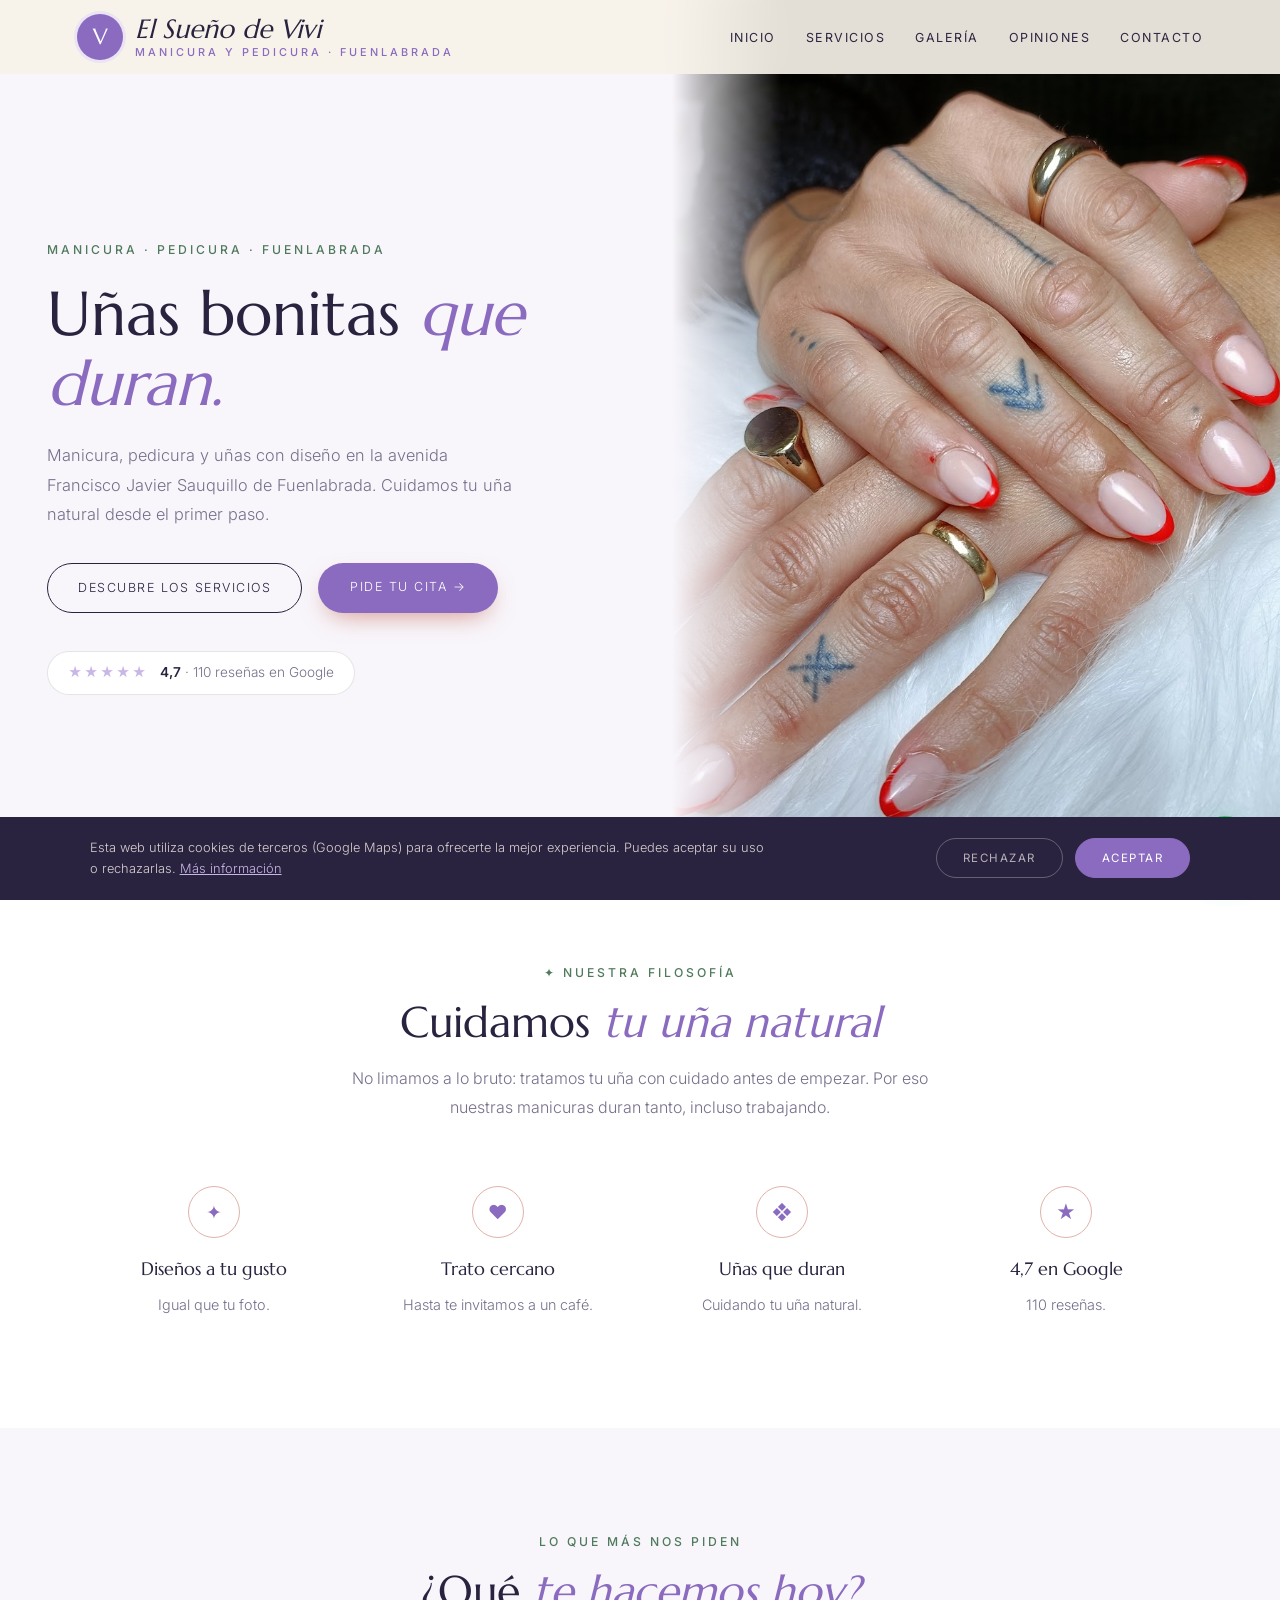
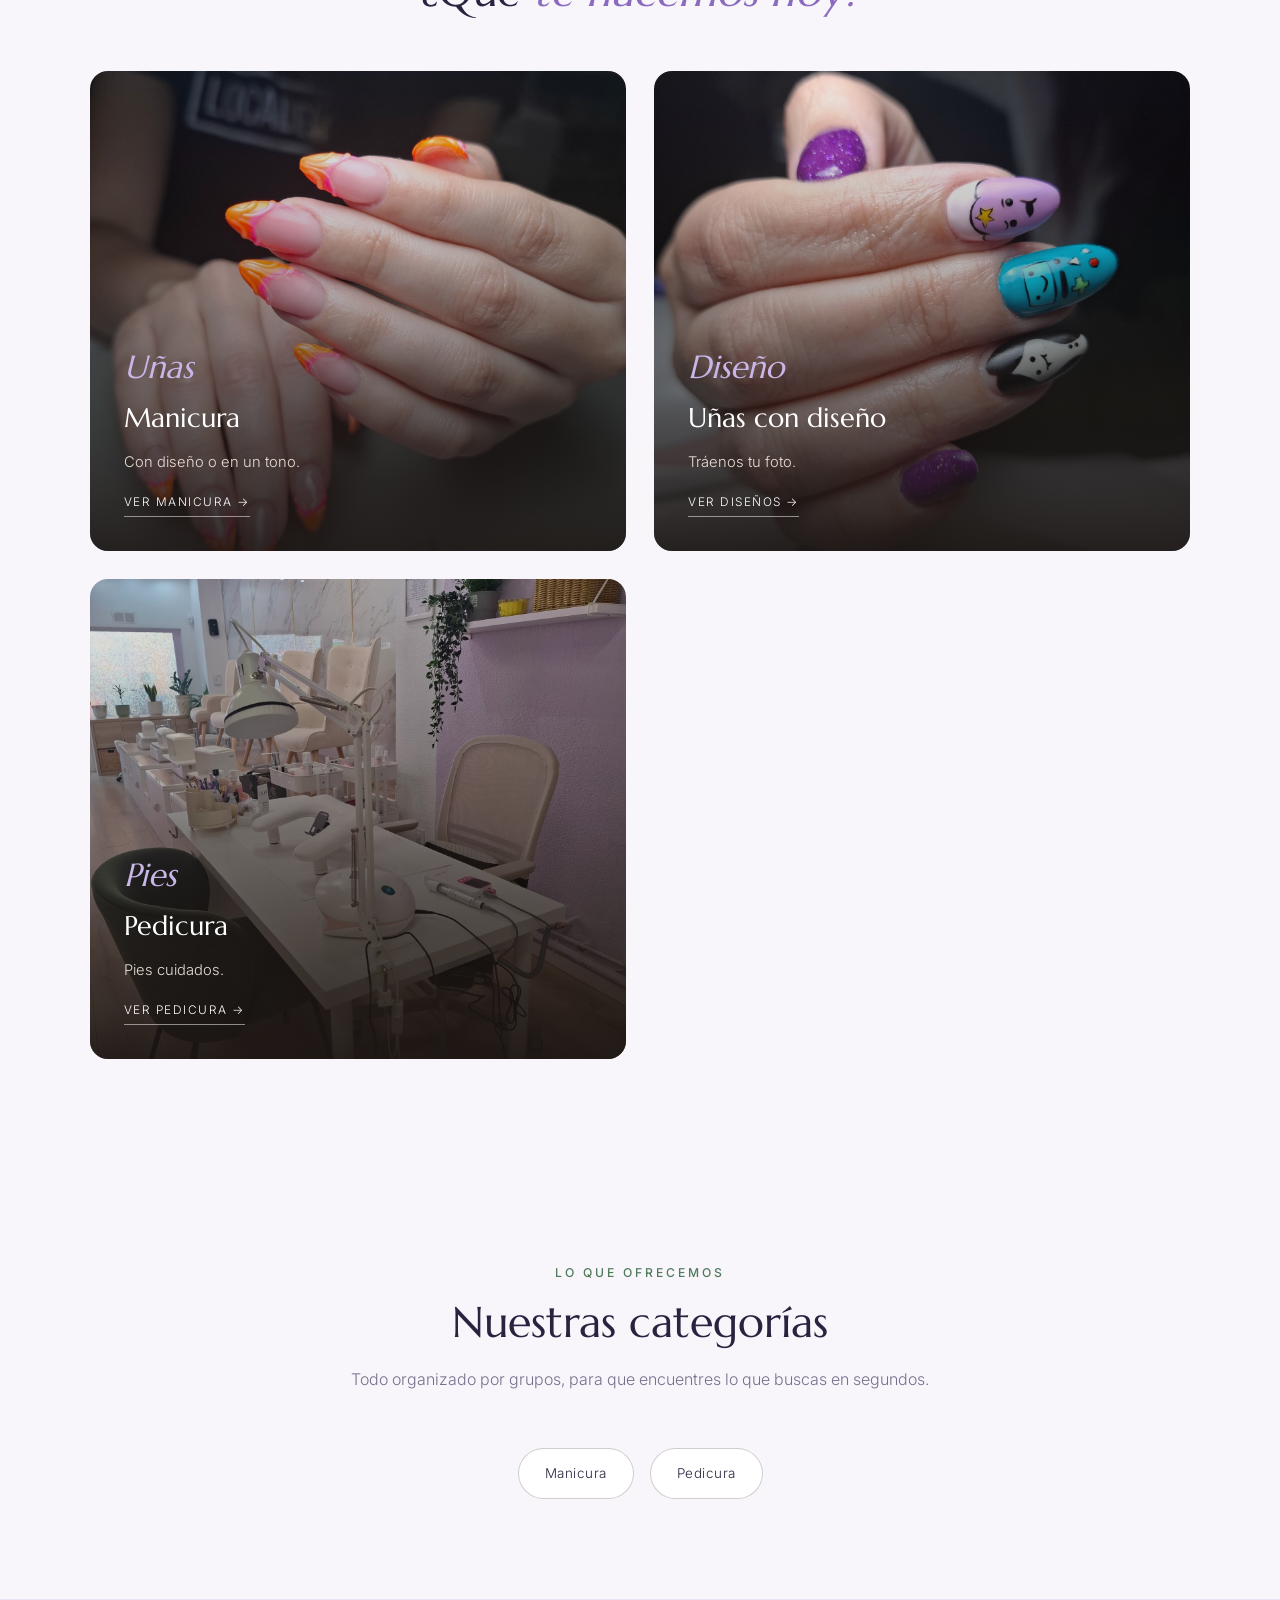
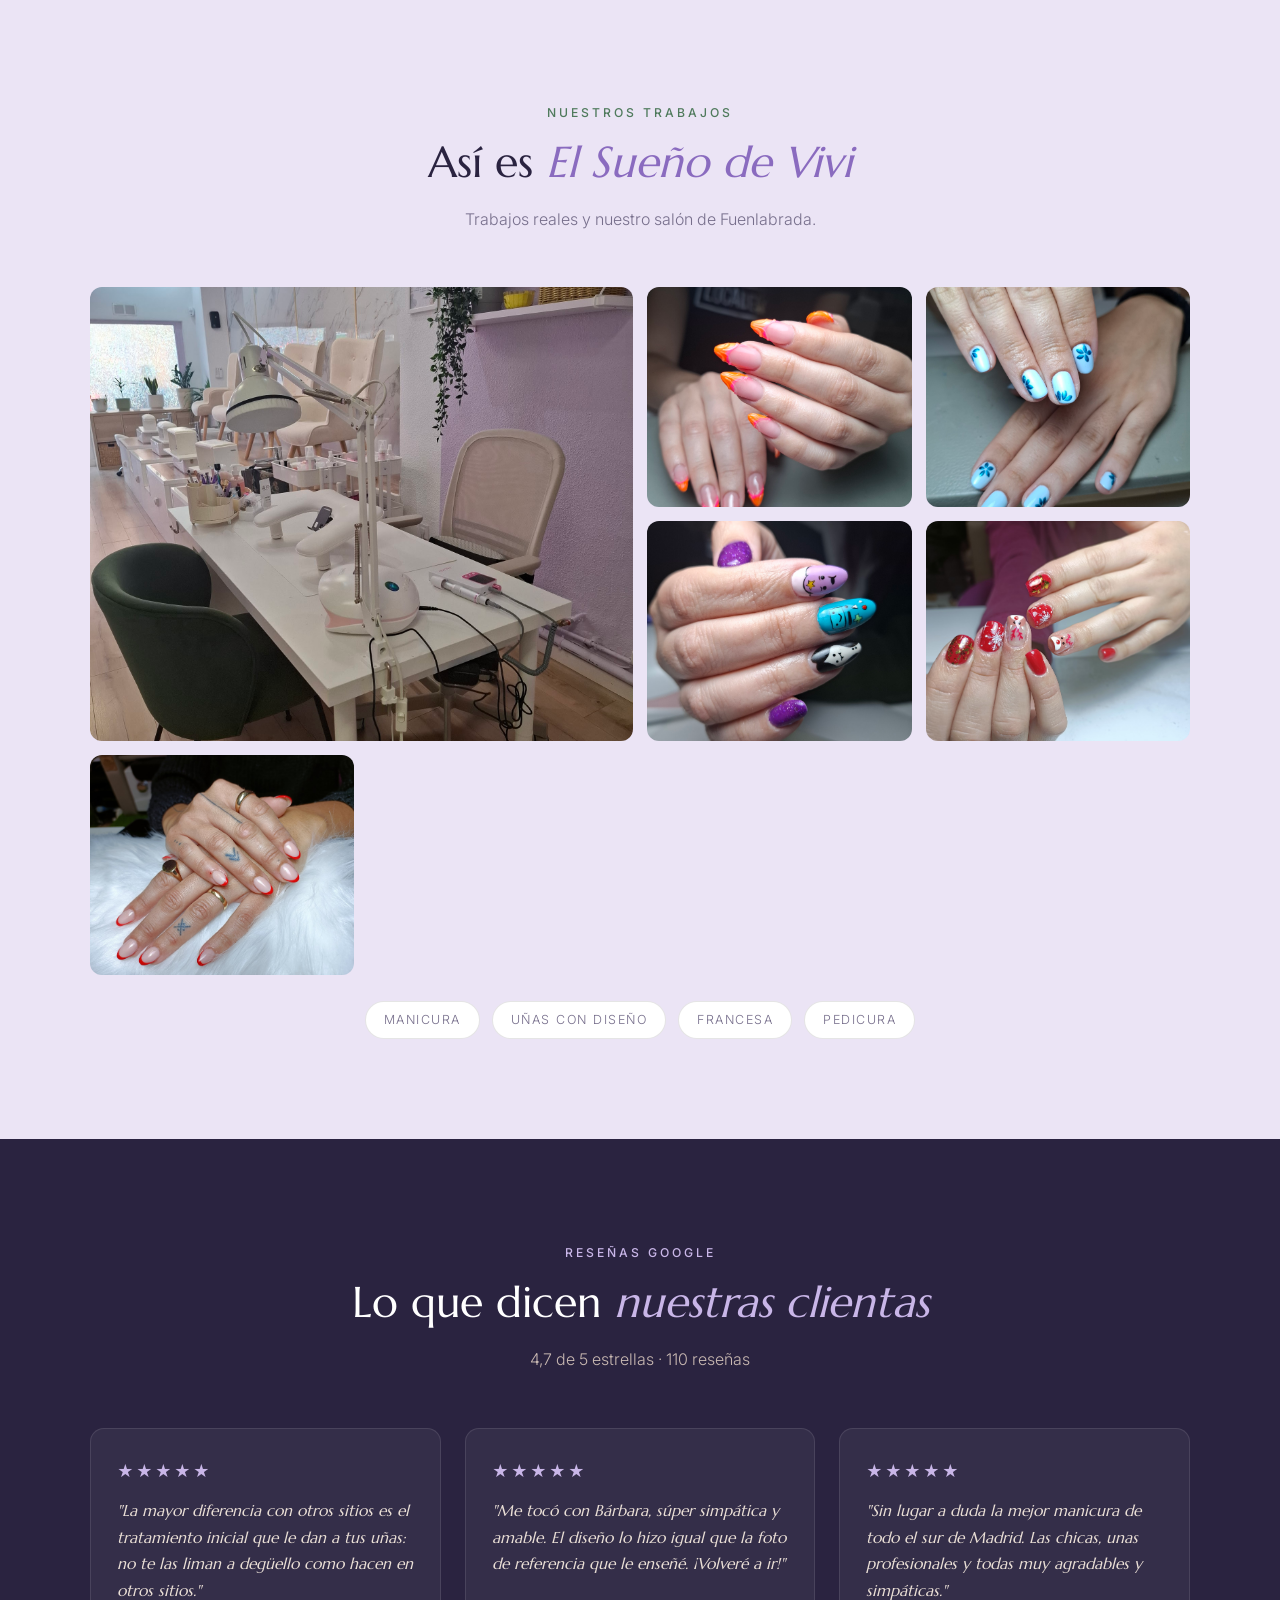
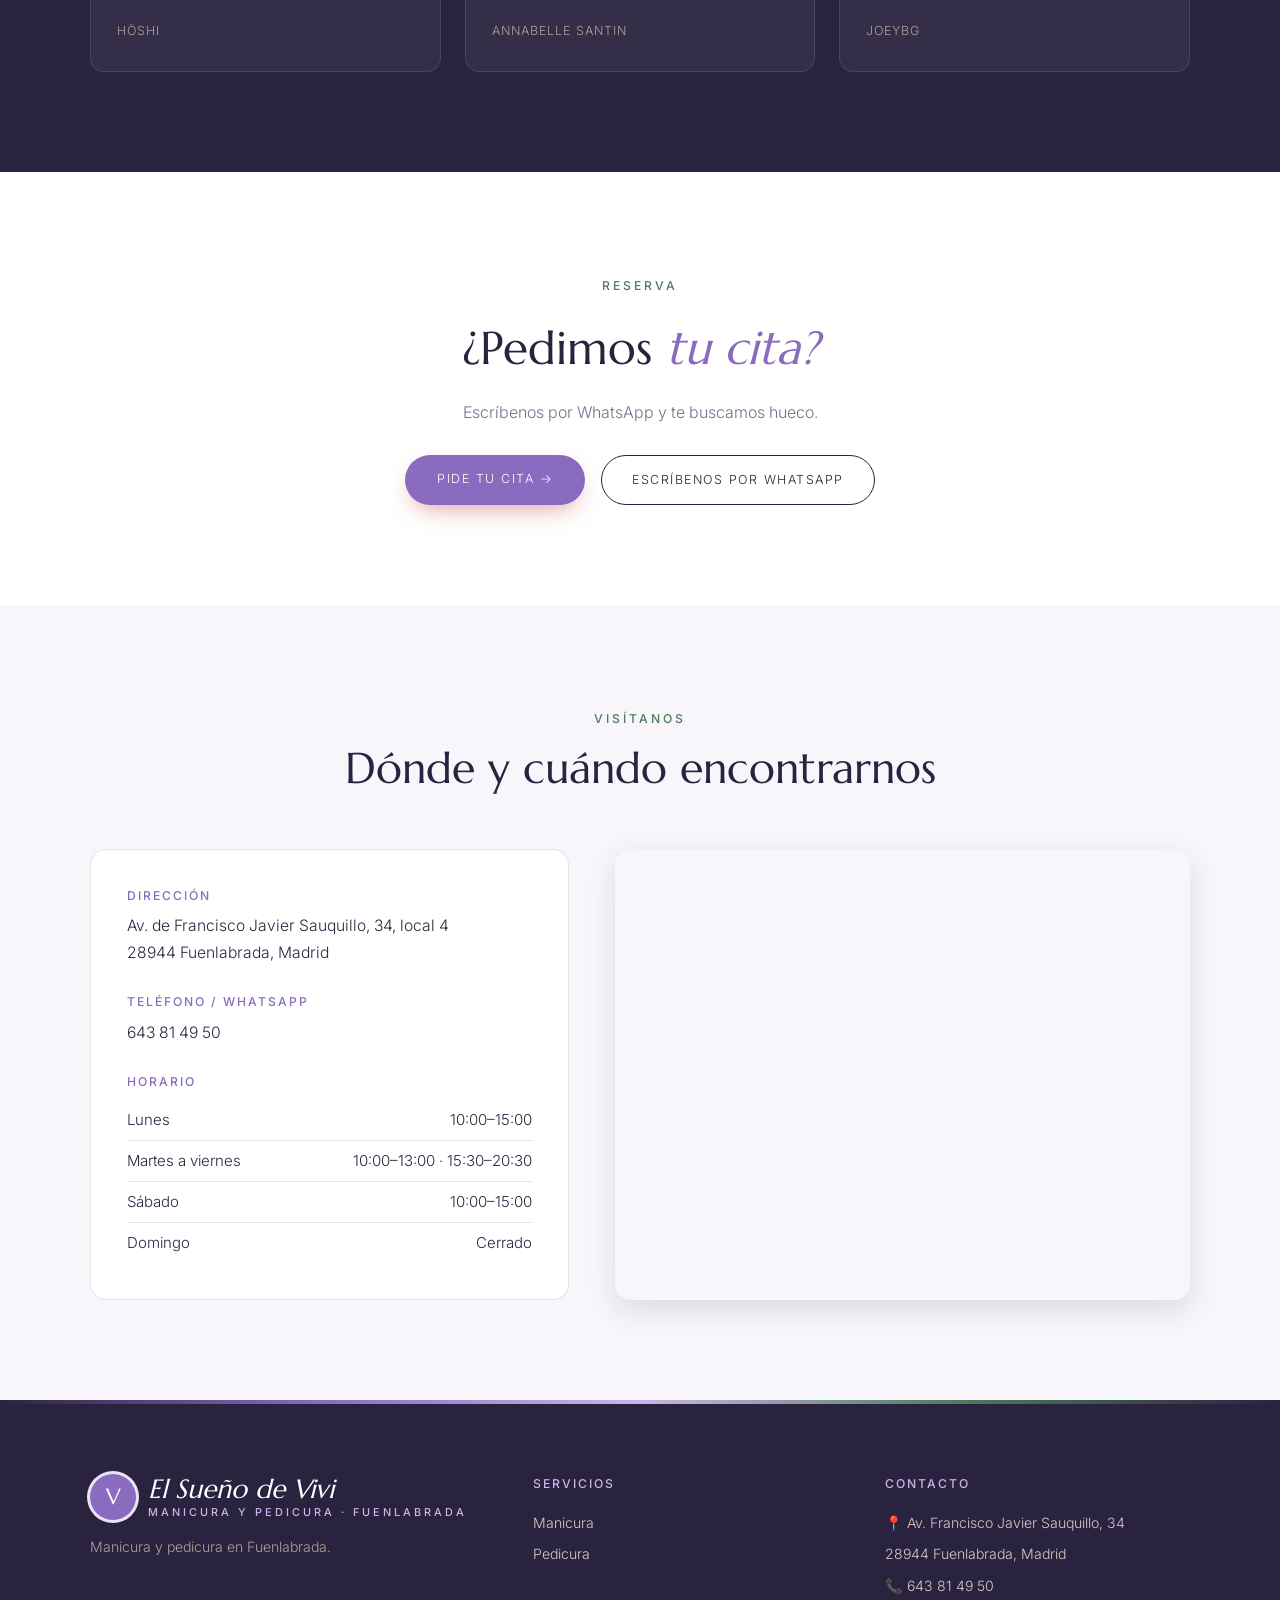
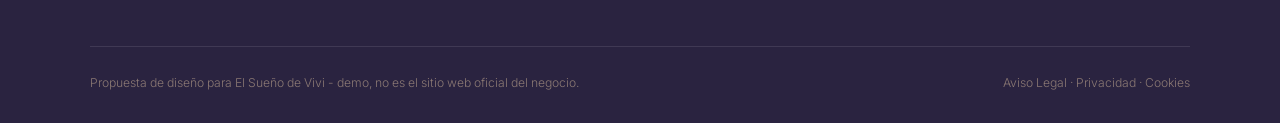
<file: index.html>
<!DOCTYPE html>
<html lang="es">
<head>
<meta charset="UTF-8">
<meta name="viewport" content="width=device-width, initial-scale=1.0">
<title>El Sueño de Vivi — Manicura y pedicura en Fuenlabrada</title>
<meta name="description" content="El Sueño de Vivi, salón de manicura y pedicura en la Av. Francisco Javier Sauquillo 34 de Fuenlabrada. Uñas con diseño, manicura y pedicura. 4,7★ con 110 reseñas en Google.">
<meta name="theme-color" content="#2a2340">
<meta property="og:title" content="El Sueño de Vivi · Fuenlabrada">
<meta property="og:image" content="maps_10.jpg">

<link rel="preconnect" href="https://fonts.googleapis.com"><link rel="preconnect" href="https://fonts.gstatic.com" crossorigin><link href="https://fonts.googleapis.com/css2?family=Marcellus&family=Inter:wght@300;400;500;600&display=swap" rel="stylesheet">
<link rel="stylesheet" href="styles.css">
</head>
<body>

<header id="header">
  <a href="index.html" class="logo" aria-label="El Sueño de Vivi, inicio"><span class="logo-mark">V</span><span class="logo-text"><span class="script">El Sueño de Vivi</span><small>manicura y pedicura · Fuenlabrada</small></span></a>
  <nav id="nav" aria-label="Navegación principal"><ul><li><a href="index.html#inicio">Inicio</a></li><li><a href="servicios.html">Servicios</a></li><li><a href="index.html#galeria">Galería</a></li><li><a href="index.html#opiniones">Opiniones</a></li><li><a href="index.html#contacto">Contacto</a></li></ul></nav><button class="nav-toggle" id="navToggle" aria-label="Abrir menú">☰</button>
</header>

<section class="hero" id="inicio">
  <div class="hero-text">
    <span class="eyebrow">Manicura · Pedicura · Fuenlabrada</span>
    <h1>Uñas bonitas <em>que duran.</em></h1>
    <p>Manicura, pedicura y uñas con diseño en la avenida Francisco Javier Sauquillo de Fuenlabrada. Cuidamos tu uña natural desde el primer paso.</p>
    <div class="hero-ctas">
      <a href="servicios.html" class="btn-outline">Descubre los servicios</a>
      <a href="https://wa.me/34643814950?text=Hola%2C%20he%20visto%20vuestra%20web%20y%20me%20gustar%C3%ADa%20pedir%20cita%20en%20El%20Sue%C3%B1o%20de%20Vivi" class="btn-solid" target="_blank" rel="noopener">Pide tu cita →</a>
    </div>
    <a class="hero-rating" href="https://www.google.com/maps/search/?api=1&query=El+Sueño+de+Vivi,+Avenida+Francisco+Javier+Sauquillo+34,+Fuenlabrada" target="_blank" rel="noopener"><span class="stars">★★★★★</span><span><strong>4,7</strong> · 110 reseñas en Google</span></a>
  </div>
  <div class="hero-img"><img src="maps_10.jpg" alt="Francesa roja hecha en El Sueño de Vivi" style="object-position:center 50%;"></div>
</section>

<section class="trust">
  <div class="section-head">
    <span class="eyebrow">✦ Nuestra filosofía</span>
    <h2>Cuidamos <em>tu uña natural</em></h2>
    <p>No limamos a lo bruto: tratamos tu uña con cuidado antes de empezar. Por eso nuestras manicuras duran tanto, incluso trabajando.</p>
  </div>
  <div class="trust-grid">
    <div class="trust-card"><span class="trust-ic">✦</span><h3>Diseños a tu gusto</h3><p>Igual que tu foto.</p></div>
    <div class="trust-card"><span class="trust-ic">♥</span><h3>Trato cercano</h3><p>Hasta te invitamos a un café.</p></div>
    <div class="trust-card"><span class="trust-ic">❖</span><h3>Uñas que duran</h3><p>Cuidando tu uña natural.</p></div>
    <div class="trust-card"><span class="trust-ic">★</span><h3>4,7 en Google</h3><p>110 reseñas.</p></div>
  </div>
</section>

<section class="worlds">
  <div class="section-head">
    <span class="eyebrow">Lo que más nos piden</span>
    <h2>¿Qué <em>te hacemos hoy?</em></h2>
  </div>
  <div class="worlds-grid">
    <a href="servicios.html#unas" class="world-card"><img src="maps_02.jpg" alt="Manicura"><div class="world-text"><span class="script">Uñas</span><h3>Manicura</h3><p>Con diseño o en un tono.</p><span class="world-link">Ver manicura →</span></div></a>
    <a href="servicios.html#unas" class="world-card"><img src="maps_07.jpg" alt="Uñas con diseño"><div class="world-text"><span class="script">Diseño</span><h3>Uñas con diseño</h3><p>Tráenos tu foto.</p><span class="world-link">Ver diseños →</span></div></a>
    <a href="servicios.html#pies" class="world-card"><img src="maps_01.jpg" alt="Pedicura"><div class="world-text"><span class="script">Pies</span><h3>Pedicura</h3><p>Pies cuidados.</p><span class="world-link">Ver pedicura →</span></div></a>
  </div>
</section>

<section>
  <div class="section-head">
    <span class="eyebrow">Lo que ofrecemos</span>
    <h2>Nuestras categorías</h2>
    <p>Todo organizado por grupos, para que encuentres lo que buscas en segundos.</p>
  </div>
  <div class="cat-pills">
    <a href="servicios.html#unas" class="cat-pill">Manicura</a>
    <a href="servicios.html#pies" class="cat-pill">Pedicura</a>
  </div>
</section>

<section class="gallery-wrap" id="galeria">
  <div class="section-head">
    <span class="eyebrow">Nuestros trabajos</span>
    <h2>Así es <em>El Sueño de Vivi</em></h2>
    <p>Trabajos reales y nuestro salón de Fuenlabrada.</p>
  </div>
  <div class="gallery">
    <figure class="big"><img src="maps_01.jpg" alt="Nuestro salón" loading="lazy"></figure>
    <figure><img src="maps_02.jpg" alt="Francesa naranja" loading="lazy"></figure>
    <figure><img src="maps_04.jpg" alt="Flores azules" loading="lazy"></figure>
    <figure><img src="maps_07.jpg" alt="Uñas con dibujos" loading="lazy"></figure>
    <figure><img src="maps_08.jpg" alt="Uñas navideñas" loading="lazy"></figure>
    <figure><img src="maps_10.jpg" alt="Francesa roja" loading="lazy"></figure>
  </div>
  <div class="brands"><span>Manicura</span><span>Uñas con diseño</span><span>Francesa</span><span>Pedicura</span></div>
</section>

<section class="reviews-wrap" id="opiniones">
  <div class="section-head">
    <span class="eyebrow">Reseñas Google</span>
    <h2>Lo que dicen <em>nuestras clientas</em></h2>
    <p>4,7 de 5 estrellas · 110 reseñas</p>
  </div>
  <div class="review-grid">
    <div class="review-card"><div class="stars">★★★★★</div><p>"La mayor diferencia con otros sitios es el tratamiento inicial que le dan a tus uñas: no te las liman a degüello como hacen en otros sitios."</p><cite>Höshi</cite></div>
    <div class="review-card"><div class="stars">★★★★★</div><p>"Me tocó con Bárbara, súper simpática y amable. El diseño lo hizo igual que la foto de referencia que le enseñé. ¡Volveré a ir!"</p><cite>Annabelle Santin</cite></div>
    <div class="review-card"><div class="stars">★★★★★</div><p>"Sin lugar a duda la mejor manicura de todo el sur de Madrid. Las chicas, unas profesionales y todas muy agradables y simpáticas."</p><cite>JoeyBG</cite></div>
  </div>
</section>

<section class="cta-section">
  <span class="eyebrow">Reserva</span>
  <h2>¿Pedimos <em>tu cita?</em></h2>
  <p>Escríbenos por WhatsApp y te buscamos hueco.</p>
  <div class="cta-row">
    <a href="https://wa.me/34643814950?text=Hola%2C%20he%20visto%20vuestra%20web%20y%20me%20gustar%C3%ADa%20pedir%20cita%20en%20El%20Sue%C3%B1o%20de%20Vivi" class="btn-solid" target="_blank" rel="noopener">Pide tu cita →</a>
    <a href="https://wa.me/34643814950?text=Hola%2C%20he%20visto%20vuestra%20web%20y%20me%20gustar%C3%ADa%20pedir%20cita%20en%20El%20Sue%C3%B1o%20de%20Vivi" class="btn-outline" target="_blank" rel="noopener">Escríbenos por WhatsApp</a>
  </div>
</section>

<section class="contact-section" id="contacto">
  <div class="section-head">
    <span class="eyebrow">Visítanos</span>
    <h2>Dónde y cuándo encontrarnos</h2>
  </div>
  <div class="contact-grid">
    <div class="contact-info">
      <div class="contact-block"><h3>Dirección</h3><p>Av. de Francisco Javier Sauquillo, 34, local 4<br>28944 Fuenlabrada, Madrid</p></div>
      <div class="contact-block"><h3>Teléfono / WhatsApp</h3><p><a href="tel:+34643814950">643 81 49 50</a></p></div>
      <div class="contact-block"><h3>Horario</h3><ul class="hours-list"><li><span>Lunes</span><span>10:00–15:00</span></li><li><span>Martes a viernes</span><span>10:00–13:00 · 15:30–20:30</span></li><li><span>Sábado</span><span>10:00–15:00</span></li><li><span>Domingo</span><span>Cerrado</span></li></ul></div>
      
    </div>
    <div class="contact-map">
      <iframe title="Mapa de El Sueño de Vivi" src="https://www.google.com/maps?q=El+Sueño+de+Vivi,+Avenida+Francisco+Javier+Sauquillo+34,+Fuenlabrada&output=embed" width="100%" height="100%" style="border:0;" allowfullscreen="" loading="lazy" referrerpolicy="no-referrer-when-downgrade"></iframe>
    </div>
  </div>
</section>

<footer>
  <div class="footer-grid">
    <div class="footer-brand">
      <a href="index.html" class="logo light"><span class="logo-mark">V</span><span class="logo-text"><span class="script">El Sueño de Vivi</span><small>manicura y pedicura · Fuenlabrada</small></span></a>
      <p>Manicura y pedicura en Fuenlabrada.</p>
    </div>
    <div><h4>Servicios</h4><ul><li><a href="servicios.html#unas">Manicura</a></li><li><a href="servicios.html#pies">Pedicura</a></li></ul></div>
    <div><h4>Contacto</h4><ul><li>📍 Av. Francisco Javier Sauquillo, 34</li><li>28944 Fuenlabrada, Madrid</li><li>📞 <a href="tel:+34643814950">643 81 49 50</a></li></ul></div>
  </div>
  <div class="footer-bottom">
    <span>Propuesta de diseño para El Sueño de Vivi - demo, no es el sitio web oficial del negocio.</span>
    <span><a href="aviso-legal.html">Aviso Legal</a> &middot; <a href="politica-privacidad.html">Privacidad</a> &middot; <a href="politica-cookies.html">Cookies</a></span>
  </div>
</footer>

<div id="cookie-banner" class="cookie-banner"><p>Esta web utiliza cookies de terceros (Google Maps) para ofrecerte la mejor experiencia. Puedes aceptar su uso o rechazarlas. <a href="politica-cookies.html">Más información</a></p><div class="cookie-actions"><button onclick="setCookieChoice('rejected')" class="ck-reject">Rechazar</button><button onclick="setCookieChoice('accepted')" class="ck-accept">Aceptar</button></div></div>
<div class="social-fabs"><a class="wa-fab" href="https://wa.me/34643814950?text=Hola%2C%20he%20visto%20vuestra%20web%20y%20me%20gustar%C3%ADa%20pedir%20cita%20en%20El%20Sue%C3%B1o%20de%20Vivi" target="_blank" rel="noopener" aria-label="Escribir por WhatsApp"><svg width="28" height="28" viewBox="0 0 24 24" fill="white"><path d="M17.5 14.4c-.3-.1-1.8-.9-2-1s-.5-.1-.7.1-.8 1-.9 1.2-.3.2-.6.1a8.2 8.2 0 0 1-2.4-1.5 9 9 0 0 1-1.7-2.1c-.2-.3 0-.5.1-.6l.4-.5.3-.5v-.5l-.9-2.2c-.2-.6-.5-.5-.7-.5h-.6a1.1 1.1 0 0 0-.8.4 3.4 3.4 0 0 0-1 2.5 5.9 5.9 0 0 0 1.2 3.1 13.5 13.5 0 0 0 5.2 4.6c2.6 1 2.6.7 3.1.6a2.6 2.6 0 0 0 1.7-1.2 2.1 2.1 0 0 0 .2-1.2c-.1-.1-.3-.2-.6-.3ZM12 21.8a9.8 9.8 0 0 1-5-1.4l-.4-.2-3.7 1 1-3.6-.2-.4A9.8 9.8 0 1 1 12 21.8Zm8.4-18.3A11.8 11.8 0 0 0 1.8 17.7L.2 23.8l6.3-1.6a11.8 11.8 0 0 0 5.6 1.4A11.8 11.8 0 0 0 20.4 3.5Z"/></svg></a></div>
<script src="main.js"></script>
</body>
</html>
</file>
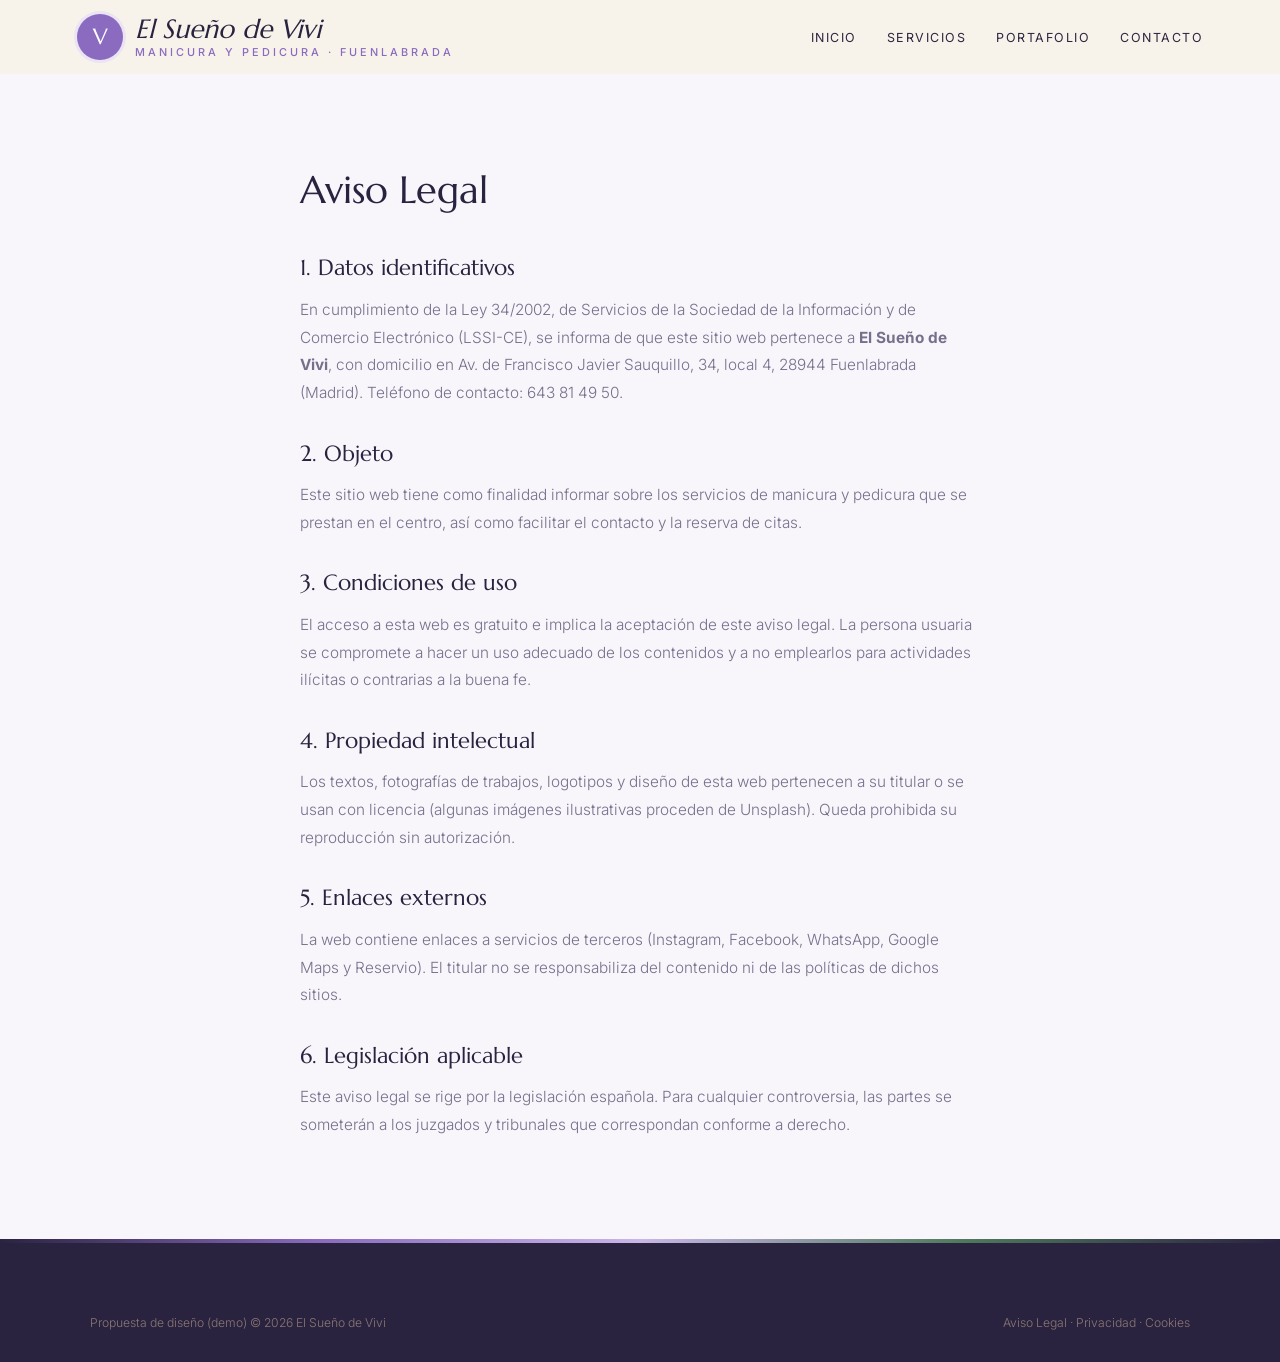
<file: aviso-legal.html>
<!DOCTYPE html>
<html lang="es">
<head>
<meta charset="UTF-8">
<meta name="viewport" content="width=device-width, initial-scale=1.0">
<title>Aviso Legal — El Sueño de Vivi</title>
<meta name="robots" content="noindex">

<link rel="preconnect" href="https://fonts.googleapis.com">
<link href="https://fonts.googleapis.com/css2?family=Marcellus&family=Inter:wght@300;400;500;600&display=swap" rel="stylesheet">
<link rel="stylesheet" href="styles.css">
</head>
<body>
<header id="header" class="scrolled">
  <a href="index.html" class="logo" aria-label="El Sueño de Vivi, inicio">
    <span class="logo-mark">V</span>
    <span class="logo-text"><span class="script">El Sueño de Vivi</span><small>manicura y pedicura · Fuenlabrada</small></span>
  </a>
  <nav id="nav" aria-label="Navegación principal">
    <ul>
      <li><a href="index.html#inicio">Inicio</a></li>
      <li><a href="servicios.html">Servicios</a></li>
      <li><a href="portafolio.html">Portafolio</a></li>
      <li><a href="index.html#contacto">Contacto</a></li>
    </ul>
  </nav>
  <button class="nav-toggle" id="navToggle" aria-label="Abrir menú">☰</button>
</header>
<main class="legal"><h1>Aviso Legal</h1>
<h2>1. Datos identificativos</h2>
<p>En cumplimiento de la Ley 34/2002, de Servicios de la Sociedad de la Información y de Comercio Electrónico (LSSI-CE), se informa de que este sitio web pertenece a <strong>El Sueño de Vivi</strong>, con domicilio en Av. de Francisco Javier Sauquillo, 34, local 4, 28944 Fuenlabrada (Madrid). Teléfono de contacto: 643 81 49 50.</p>
<h2>2. Objeto</h2>
<p>Este sitio web tiene como finalidad informar sobre los servicios de manicura y pedicura que se prestan en el centro, así como facilitar el contacto y la reserva de citas.</p>
<h2>3. Condiciones de uso</h2>
<p>El acceso a esta web es gratuito e implica la aceptación de este aviso legal. La persona usuaria se compromete a hacer un uso adecuado de los contenidos y a no emplearlos para actividades ilícitas o contrarias a la buena fe.</p>
<h2>4. Propiedad intelectual</h2>
<p>Los textos, fotografías de trabajos, logotipos y diseño de esta web pertenecen a su titular o se usan con licencia (algunas imágenes ilustrativas proceden de Unsplash). Queda prohibida su reproducción sin autorización.</p>
<h2>5. Enlaces externos</h2>
<p>La web contiene enlaces a servicios de terceros (Instagram, Facebook, WhatsApp, Google Maps y Reservio). El titular no se responsabiliza del contenido ni de las políticas de dichos sitios.</p>
<h2>6. Legislación aplicable</h2>
<p>Este aviso legal se rige por la legislación española. Para cualquier controversia, las partes se someterán a los juzgados y tribunales que correspondan conforme a derecho.</p></main>
<footer>
  <div class="footer-bottom" style="margin-top:0">
    <span>Propuesta de diseño (demo) © 2026 El Sueño de Vivi</span>
    <span><a href="aviso-legal.html">Aviso Legal</a> &middot; <a href="politica-privacidad.html">Privacidad</a> &middot; <a href="politica-cookies.html">Cookies</a></span>
  </div>
</footer>
<script src="main.js"></script>
</body>
</html>
</file>
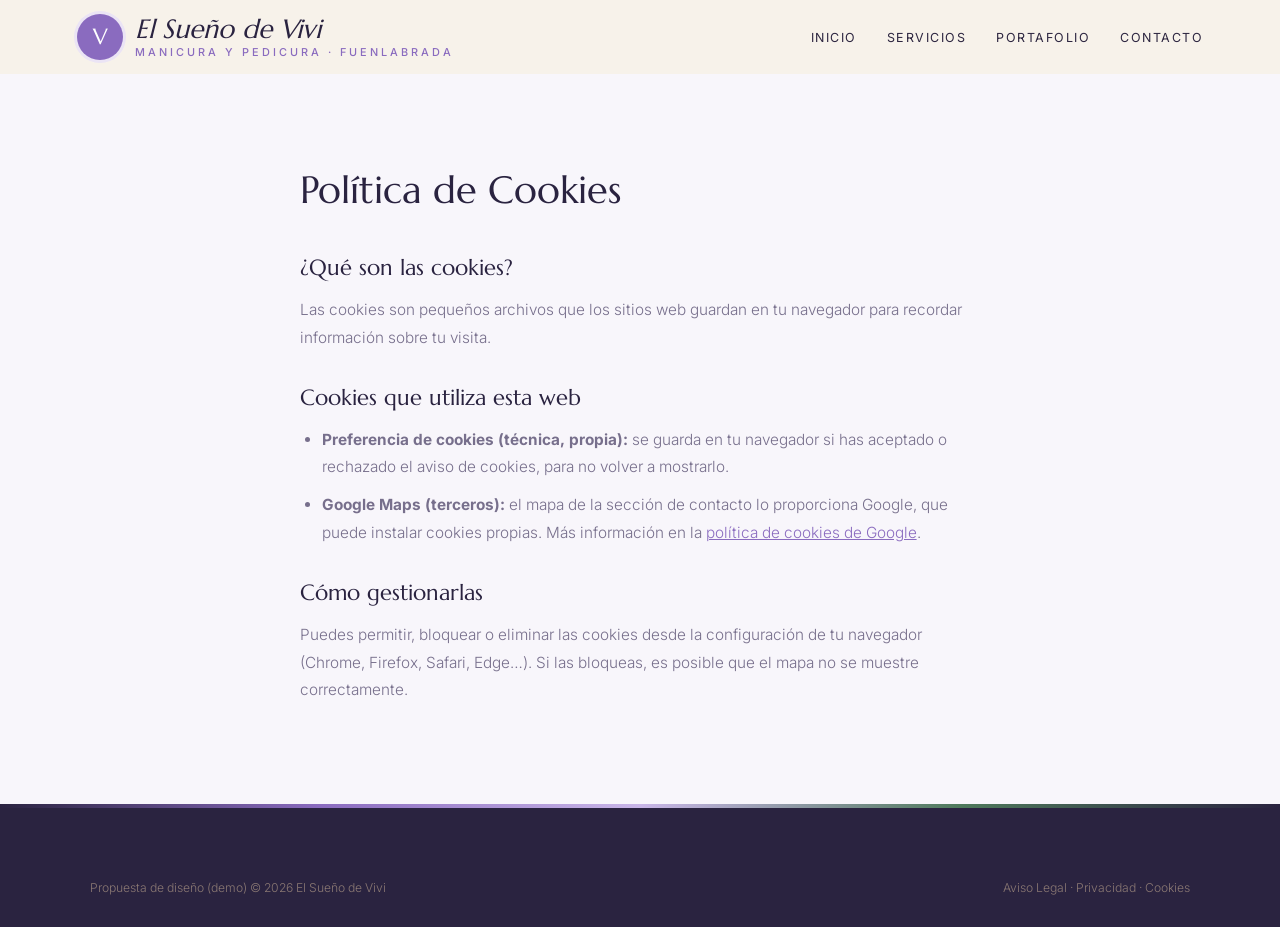
<file: politica-cookies.html>
<!DOCTYPE html>
<html lang="es">
<head>
<meta charset="UTF-8">
<meta name="viewport" content="width=device-width, initial-scale=1.0">
<title>Política de Cookies — El Sueño de Vivi</title>
<meta name="robots" content="noindex">

<link rel="preconnect" href="https://fonts.googleapis.com">
<link href="https://fonts.googleapis.com/css2?family=Marcellus&family=Inter:wght@300;400;500;600&display=swap" rel="stylesheet">
<link rel="stylesheet" href="styles.css">
</head>
<body>
<header id="header" class="scrolled">
  <a href="index.html" class="logo" aria-label="El Sueño de Vivi, inicio">
    <span class="logo-mark">V</span>
    <span class="logo-text"><span class="script">El Sueño de Vivi</span><small>manicura y pedicura · Fuenlabrada</small></span>
  </a>
  <nav id="nav" aria-label="Navegación principal">
    <ul>
      <li><a href="index.html#inicio">Inicio</a></li>
      <li><a href="servicios.html">Servicios</a></li>
      <li><a href="portafolio.html">Portafolio</a></li>
      <li><a href="index.html#contacto">Contacto</a></li>
    </ul>
  </nav>
  <button class="nav-toggle" id="navToggle" aria-label="Abrir menú">☰</button>
</header>
<main class="legal"><h1>Política de Cookies</h1>
<h2>¿Qué son las cookies?</h2>
<p>Las cookies son pequeños archivos que los sitios web guardan en tu navegador para recordar información sobre tu visita.</p>
<h2>Cookies que utiliza esta web</h2>
<ul>
<li><strong>Preferencia de cookies (técnica, propia):</strong> se guarda en tu navegador si has aceptado o rechazado el aviso de cookies, para no volver a mostrarlo.</li>
<li><strong>Google Maps (terceros):</strong> el mapa de la sección de contacto lo proporciona Google, que puede instalar cookies propias. Más información en la <a href="https://policies.google.com/technologies/cookies" target="_blank" rel="noopener">política de cookies de Google</a>.</li>
</ul>
<h2>Cómo gestionarlas</h2>
<p>Puedes permitir, bloquear o eliminar las cookies desde la configuración de tu navegador (Chrome, Firefox, Safari, Edge…). Si las bloqueas, es posible que el mapa no se muestre correctamente.</p></main>
<footer>
  <div class="footer-bottom" style="margin-top:0">
    <span>Propuesta de diseño (demo) © 2026 El Sueño de Vivi</span>
    <span><a href="aviso-legal.html">Aviso Legal</a> &middot; <a href="politica-privacidad.html">Privacidad</a> &middot; <a href="politica-cookies.html">Cookies</a></span>
  </div>
</footer>
<script src="main.js"></script>
</body>
</html>
</file>
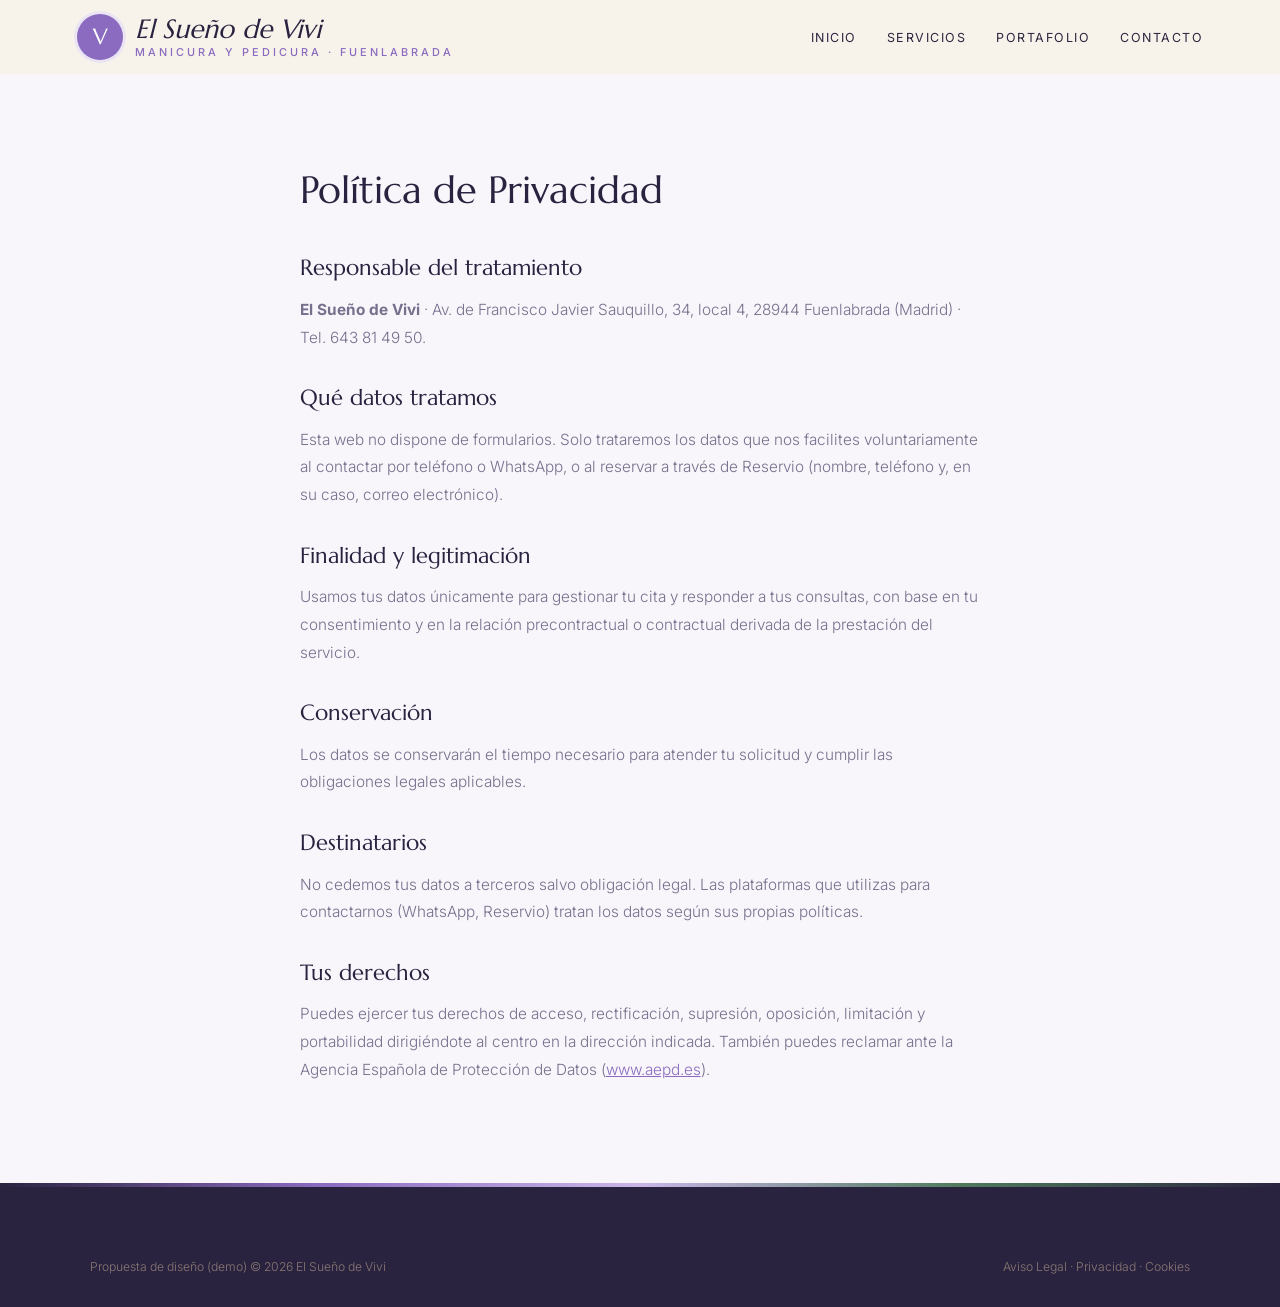
<file: politica-privacidad.html>
<!DOCTYPE html>
<html lang="es">
<head>
<meta charset="UTF-8">
<meta name="viewport" content="width=device-width, initial-scale=1.0">
<title>Política de Privacidad — El Sueño de Vivi</title>
<meta name="robots" content="noindex">

<link rel="preconnect" href="https://fonts.googleapis.com">
<link href="https://fonts.googleapis.com/css2?family=Marcellus&family=Inter:wght@300;400;500;600&display=swap" rel="stylesheet">
<link rel="stylesheet" href="styles.css">
</head>
<body>
<header id="header" class="scrolled">
  <a href="index.html" class="logo" aria-label="El Sueño de Vivi, inicio">
    <span class="logo-mark">V</span>
    <span class="logo-text"><span class="script">El Sueño de Vivi</span><small>manicura y pedicura · Fuenlabrada</small></span>
  </a>
  <nav id="nav" aria-label="Navegación principal">
    <ul>
      <li><a href="index.html#inicio">Inicio</a></li>
      <li><a href="servicios.html">Servicios</a></li>
      <li><a href="portafolio.html">Portafolio</a></li>
      <li><a href="index.html#contacto">Contacto</a></li>
    </ul>
  </nav>
  <button class="nav-toggle" id="navToggle" aria-label="Abrir menú">☰</button>
</header>
<main class="legal"><h1>Política de Privacidad</h1>
<h2>Responsable del tratamiento</h2>
<p><strong>El Sueño de Vivi</strong> · Av. de Francisco Javier Sauquillo, 34, local 4, 28944 Fuenlabrada (Madrid) · Tel. 643 81 49 50.</p>
<h2>Qué datos tratamos</h2>
<p>Esta web no dispone de formularios. Solo trataremos los datos que nos facilites voluntariamente al contactar por teléfono o WhatsApp, o al reservar a través de Reservio (nombre, teléfono y, en su caso, correo electrónico).</p>
<h2>Finalidad y legitimación</h2>
<p>Usamos tus datos únicamente para gestionar tu cita y responder a tus consultas, con base en tu consentimiento y en la relación precontractual o contractual derivada de la prestación del servicio.</p>
<h2>Conservación</h2>
<p>Los datos se conservarán el tiempo necesario para atender tu solicitud y cumplir las obligaciones legales aplicables.</p>
<h2>Destinatarios</h2>
<p>No cedemos tus datos a terceros salvo obligación legal. Las plataformas que utilizas para contactarnos (WhatsApp, Reservio) tratan los datos según sus propias políticas.</p>
<h2>Tus derechos</h2>
<p>Puedes ejercer tus derechos de acceso, rectificación, supresión, oposición, limitación y portabilidad dirigiéndote al centro en la dirección indicada. También puedes reclamar ante la Agencia Española de Protección de Datos (<a href="https://www.aepd.es" target="_blank" rel="noopener">www.aepd.es</a>).</p></main>
<footer>
  <div class="footer-bottom" style="margin-top:0">
    <span>Propuesta de diseño (demo) © 2026 El Sueño de Vivi</span>
    <span><a href="aviso-legal.html">Aviso Legal</a> &middot; <a href="politica-privacidad.html">Privacidad</a> &middot; <a href="politica-cookies.html">Cookies</a></span>
  </div>
</footer>
<script src="main.js"></script>
</body>
</html>
</file>
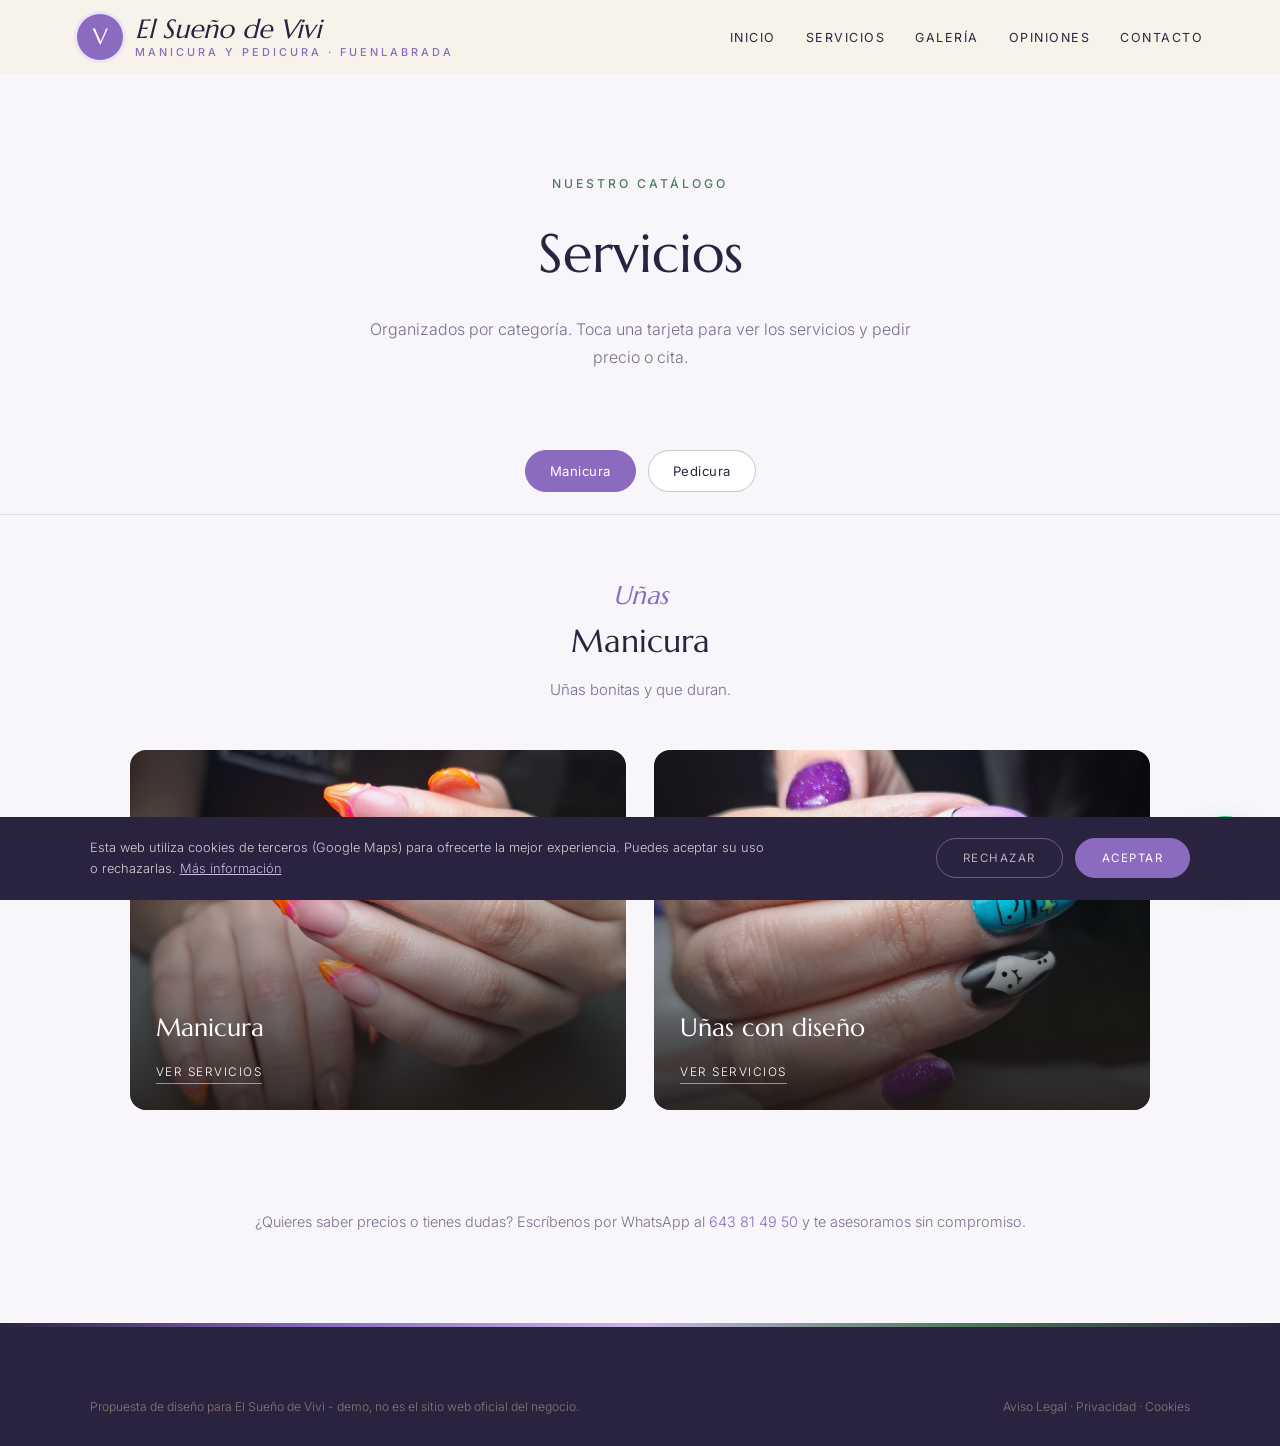
<file: servicios.html>
<!DOCTYPE html>
<html lang="es">
<head>
<meta charset="UTF-8">
<meta name="viewport" content="width=device-width, initial-scale=1.0">
<title>Servicios — El Sueño de Vivi · Fuenlabrada</title>
<meta name="description" content="Servicios de El Sueño de Vivi en Fuenlabrada.">

<link rel="preconnect" href="https://fonts.googleapis.com"><link rel="preconnect" href="https://fonts.gstatic.com" crossorigin><link href="https://fonts.googleapis.com/css2?family=Marcellus&family=Inter:wght@300;400;500;600&display=swap" rel="stylesheet">
<link rel="stylesheet" href="styles.css">
</head>
<body>

<header id="header" class="scrolled">
  <a href="index.html" class="logo" aria-label="El Sueño de Vivi, inicio"><span class="logo-mark">V</span><span class="logo-text"><span class="script">El Sueño de Vivi</span><small>manicura y pedicura · Fuenlabrada</small></span></a>
  <nav id="nav" aria-label="Navegación principal"><ul><li><a href="index.html#inicio">Inicio</a></li><li><a href="servicios.html">Servicios</a></li><li><a href="index.html#galeria">Galería</a></li><li><a href="index.html#opiniones">Opiniones</a></li><li><a href="index.html#contacto">Contacto</a></li></ul></nav><button class="nav-toggle" id="navToggle" aria-label="Abrir menú">☰</button>
</header>

<div class="page-hero">
  <span class="eyebrow">Nuestro catálogo</span>
  <h1>Servicios</h1>
  <p>Organizados por categoría. Toca una tarjeta para ver los servicios y pedir precio o cita.</p>
</div>

<div class="tabs">
  <button class="tab-btn active" data-tab="unas">Manicura</button>
  <button class="tab-btn" data-tab="pies">Pedicura</button>
  
</div>

<div class="tab-panel active" id="unas">
  <div class="tab-intro"><span class="script">Uñas</span><h2>Manicura</h2><p>Uñas bonitas y que duran.</p></div>
  <div class="cat-grid">
    <div class="cat-card" onclick="openModal('manicura')"><img src="maps_02.jpg" alt="Manicura" loading="lazy"><div class="cat-card-text"><h3>Manicura</h3><span>Ver servicios</span></div></div>
    <div class="cat-card" onclick="openModal('diseno')"><img src="maps_07.jpg" alt="Uñas con diseño" loading="lazy"><div class="cat-card-text"><h3>Uñas con diseño</h3><span>Ver servicios</span></div></div>
  </div>
</div>

<div class="tab-panel" id="pies">
  <div class="tab-intro"><span class="script">Pies</span><h2>Pedicura</h2><p>Pies cuidados y bonitos.</p></div>
  <div class="cat-grid single">
    <div class="cat-card" onclick="openModal('pedicura')"><img src="maps_01.jpg" alt="Pedicura" loading="lazy"><div class="cat-card-text"><h3>Pedicura</h3><span>Ver servicios</span></div></div>
  </div>
</div>


<p class="services-note">¿Quieres saber precios o tienes dudas? Escríbenos por WhatsApp al <a href="https://wa.me/34643814950" target="_blank" rel="noopener" style="color:var(--red)">643 81 49 50</a> y te asesoramos sin compromiso.</p>

<div class="modal-overlay" id="modal-manicura"><div class="modal">
  <button class="modal-close" onclick="closeModal('manicura')" aria-label="Cerrar">×</button>
  <h3>Manicura</h3><p class="modal-sub">Cuidando tu uña natural</p>
  <div class="svc-row"><div><div class="svc-name">Manicura</div><span class="svc-desc"></span></div><div class="svc-price">Consultar</div></div>
  <div class="svc-row"><div><div class="svc-name">Francesa</div><span class="svc-desc"></span></div><div class="svc-price">Consultar</div></div>
  <div class="svc-row"><div><div class="svc-name">Un tono</div><span class="svc-desc"></span></div><div class="svc-price">Consultar</div></div>
  <a class="modal-cta alt" href="https://wa.me/34643814950?text=Hola%2C%20quiero%20informaci%C3%B3n%20sobre%20manicura" target="_blank" rel="noopener">Pedir cita por WhatsApp</a>
</div></div>

<div class="modal-overlay" id="modal-diseno"><div class="modal">
  <button class="modal-close" onclick="closeModal('diseno')" aria-label="Cerrar">×</button>
  <h3>Uñas con diseño</h3><p class="modal-sub">Tráenos tu foto</p>
  <div class="svc-row"><div><div class="svc-name">Diseños a mano</div><span class="svc-desc"></span></div><div class="svc-price">Consultar</div></div>
  <div class="svc-row"><div><div class="svc-name">Uñas de temporada</div><span class="svc-desc"></span></div><div class="svc-price">Consultar</div></div>
  <a class="modal-cta alt" href="https://wa.me/34643814950?text=Hola%2C%20quiero%20informaci%C3%B3n%20sobre%20u%C3%B1as%20con%20dise%C3%B1o" target="_blank" rel="noopener">Pedir cita por WhatsApp</a>
</div></div>

<div class="modal-overlay" id="modal-pedicura"><div class="modal">
  <button class="modal-close" onclick="closeModal('pedicura')" aria-label="Cerrar">×</button>
  <h3>Pedicura</h3><p class="modal-sub">En nuestro salón</p>
  <div class="svc-row"><div><div class="svc-name">Pedicura</div><span class="svc-desc"></span></div><div class="svc-price">Consultar</div></div>
  <a class="modal-cta alt" href="https://wa.me/34643814950?text=Hola%2C%20quiero%20informaci%C3%B3n%20sobre%20pedicura" target="_blank" rel="noopener">Pedir cita por WhatsApp</a>
</div></div>


<footer>
  <div class="footer-bottom" style="margin-top:0">
    <span>Propuesta de diseño para El Sueño de Vivi - demo, no es el sitio web oficial del negocio.</span>
    <span><a href="aviso-legal.html">Aviso Legal</a> &middot; <a href="politica-privacidad.html">Privacidad</a> &middot; <a href="politica-cookies.html">Cookies</a></span>
  </div>
</footer>

<div id="cookie-banner" class="cookie-banner"><p>Esta web utiliza cookies de terceros (Google Maps) para ofrecerte la mejor experiencia. Puedes aceptar su uso o rechazarlas. <a href="politica-cookies.html">Más información</a></p><div class="cookie-actions"><button onclick="setCookieChoice('rejected')" class="ck-reject">Rechazar</button><button onclick="setCookieChoice('accepted')" class="ck-accept">Aceptar</button></div></div>
<div class="social-fabs"><a class="wa-fab" href="https://wa.me/34643814950?text=Hola%2C%20he%20visto%20vuestra%20web%20y%20me%20gustar%C3%ADa%20pedir%20cita%20en%20El%20Sue%C3%B1o%20de%20Vivi" target="_blank" rel="noopener" aria-label="Escribir por WhatsApp"><svg width="28" height="28" viewBox="0 0 24 24" fill="white"><path d="M17.5 14.4c-.3-.1-1.8-.9-2-1s-.5-.1-.7.1-.8 1-.9 1.2-.3.2-.6.1a8.2 8.2 0 0 1-2.4-1.5 9 9 0 0 1-1.7-2.1c-.2-.3 0-.5.1-.6l.4-.5.3-.5v-.5l-.9-2.2c-.2-.6-.5-.5-.7-.5h-.6a1.1 1.1 0 0 0-.8.4 3.4 3.4 0 0 0-1 2.5 5.9 5.9 0 0 0 1.2 3.1 13.5 13.5 0 0 0 5.2 4.6c2.6 1 2.6.7 3.1.6a2.6 2.6 0 0 0 1.7-1.2 2.1 2.1 0 0 0 .2-1.2c-.1-.1-.3-.2-.6-.3ZM12 21.8a9.8 9.8 0 0 1-5-1.4l-.4-.2-3.7 1 1-3.6-.2-.4A9.8 9.8 0 1 1 12 21.8Zm8.4-18.3A11.8 11.8 0 0 0 1.8 17.7L.2 23.8l6.3-1.6a11.8 11.8 0 0 0 5.6 1.4A11.8 11.8 0 0 0 20.4 3.5Z"/></svg></a></div>
<script src="main.js"></script>
</body>
</html>
</file>
<file: styles.css>
:root{
  --cream:#f8f6fb; --paper:#ffffff; --tint:#ebe4f5; --ink:#2d2640; --dark:#2a2340; --muted:#776f8c;
  --red:#8a6bbf; --red-dark:#6b4f9c; --teal:#4f7a5c; --gold:#c9b6e8; --line:rgba(0,0,0,.1);
  --brand-gradient:linear-gradient(90deg,#2a2340,#8a6bbf,#c9b6e8,#4f7a5c,#2a2340);
}
*{margin:0;padding:0;box-sizing:border-box;}
html{scroll-behavior:smooth;}
body{font-family:'Inter',sans-serif;background:var(--cream);color:var(--ink);overflow-x:hidden;font-weight:300;line-height:1.6;}
a{text-decoration:none;color:inherit;}
h1,h2,h3{font-family:'Marcellus',serif;font-weight:500;}
h1 em,h2 em{font-style:italic;color:var(--red);}
img{max-width:100%;display:block;}
.script{font-family:'Marcellus',serif;font-style:italic;}

/* HEADER */
header{position:fixed;top:0;left:0;right:0;z-index:100;display:flex;justify-content:space-between;align-items:center;padding:14px 6%;background:rgba(247,241,233,.92);backdrop-filter:blur(10px);-webkit-backdrop-filter:blur(10px);transition:box-shadow .3s,padding .3s;}
header.scrolled{box-shadow:0 2px 24px rgba(28,22,20,.1);padding:8px 6%;}
.logo{display:flex;align-items:center;gap:12px;color:var(--dark);}
.logo-badge{width:58px;height:58px;border-radius:50%;object-fit:cover;box-shadow:0 0 0 2px var(--gold),0 6px 16px rgba(28,22,20,.15);transition:width .3s,height .3s;}
header.scrolled .logo-badge{width:46px;height:46px;}
.logo-text{display:flex;flex-direction:column;line-height:1;}
.logo-text .script{font-size:1.65rem;color:var(--dark);}
.logo-text small{font-size:.68rem;letter-spacing:3px;text-transform:uppercase;color:var(--red);margin-top:4px;font-weight:500;}
.logo.light .logo-text .script{color:#fff;}
.logo.light .logo-text small{color:var(--gold);}
nav ul{list-style:none;display:flex;gap:30px;}
nav a{font-size:.78rem;letter-spacing:1.5px;text-transform:uppercase;font-weight:400;position:relative;padding:4px 0;}
nav a::after{content:"";position:absolute;left:0;bottom:-2px;height:1px;width:100%;background:var(--red);transform:scaleX(0);transform-origin:right;transition:transform .3s;}
nav a:hover::after{transform:scaleX(1);transform-origin:left;}
.nav-toggle{display:none;font-size:1.6rem;background:none;border:none;color:var(--dark);cursor:pointer;}

/* BOTONES */
.btn-outline{display:inline-block;border:1px solid var(--dark);color:var(--dark);padding:14px 30px;font-size:.78rem;letter-spacing:1.5px;text-transform:uppercase;border-radius:40px;transition:all .25s;}
.btn-outline:hover{background:var(--dark);color:var(--cream);}
.btn-outline.light{border-color:rgba(255,255,255,.5);color:#fff;}
.btn-outline.light:hover{background:#fff;color:var(--dark);}
.btn-solid{display:inline-block;background:var(--red);color:#fff;padding:14px 32px;font-size:.78rem;letter-spacing:1.5px;text-transform:uppercase;border-radius:40px;transition:transform .25s,box-shadow .25s,background .25s;box-shadow:0 10px 26px -10px rgba(181,64,44,.6);}
.btn-solid:hover{transform:translateY(-2px);background:var(--red-dark);}

/* HERO */
.hero{min-height:95vh;display:grid;grid-template-columns:1.05fr .95fr;align-items:stretch;padding:0;}
.hero-text{display:flex;flex-direction:column;justify-content:center;padding:150px 7% 70px;}
.eyebrow{display:inline-block;color:var(--teal);text-transform:uppercase;letter-spacing:3px;font-size:.76rem;font-weight:500;}
.hero-text .eyebrow{margin-bottom:20px;}
.hero-text h1{font-size:clamp(2.4rem,5vw,3.9rem);line-height:1.12;margin-bottom:22px;color:var(--dark);}
.hero-text p{font-size:1.02rem;color:var(--muted);max-width:470px;line-height:1.8;margin-bottom:34px;}
.hero-ctas{display:flex;gap:16px;flex-wrap:wrap;}
.hero-rating{display:inline-flex;align-items:center;gap:12px;margin-top:38px;padding:10px 20px;border:1px solid var(--line);border-radius:40px;background:var(--paper);font-size:.85rem;color:var(--muted);align-self:flex-start;}
.hero-rating strong{color:var(--dark);font-weight:600;}
.stars{color:var(--gold);letter-spacing:2px;}
.hero-img{position:relative;overflow:hidden;}
.hero-img img{width:100%;height:100%;object-fit:cover;position:absolute;inset:0;}
.hero-img::after{content:"";position:absolute;inset:0;background:linear-gradient(90deg,var(--cream) 0%,rgba(247,241,233,0) 18%);}

/* SECCIONES */
section{padding:100px 7%;}
.section-head{text-align:center;max-width:640px;margin:0 auto 54px;}
.section-head h2{font-size:clamp(1.9rem,4vw,2.7rem);margin-top:12px;color:var(--dark);line-height:1.2;}
.section-head p{margin-top:16px;color:var(--muted);line-height:1.8;}

.trust{background:var(--paper);border-top:4px solid transparent;border-image:var(--brand-gradient) 1;}
.trust-grid{display:grid;grid-template-columns:repeat(auto-fit,minmax(230px,1fr));gap:36px;max-width:1150px;margin:0 auto;}
.trust-card{text-align:center;padding:10px;}
.trust-ic{display:inline-grid;place-items:center;width:52px;height:52px;border-radius:50%;border:1px solid rgba(181,64,44,.4);color:var(--red);font-size:1.2rem;margin-bottom:16px;}
.trust-card h3{font-size:1.15rem;color:var(--dark);margin-bottom:10px;}
.trust-card p{font-size:.9rem;color:var(--muted);line-height:1.7;}

/* DOS MUNDOS */
.worlds{background:var(--cream);}
.worlds-grid{display:grid;grid-template-columns:1fr 1fr;gap:28px;max-width:1150px;margin:0 auto;}
.world-card{position:relative;border-radius:18px;overflow:hidden;min-height:480px;display:flex;align-items:flex-end;color:#fff;}
.world-card img{position:absolute;inset:0;width:100%;height:100%;object-fit:cover;transition:transform .6s;}
.world-card:hover img{transform:scale(1.05);}
.world-card::after{content:"";position:absolute;inset:0;background:linear-gradient(to top,rgba(28,22,20,.92) 0%,rgba(28,22,20,.35) 55%,rgba(28,22,20,.05) 100%);}
.world-text{position:relative;z-index:2;padding:34px;}
.world-text .script{font-size:2rem;color:var(--gold);}
.world-text h3{font-size:1.7rem;margin:4px 0 10px;}
.world-text p{font-size:.92rem;color:#eadfd6;line-height:1.7;max-width:440px;}
.world-link{display:inline-block;margin-top:18px;font-size:.74rem;letter-spacing:1.5px;text-transform:uppercase;border-bottom:1px solid rgba(255,255,255,.5);padding-bottom:4px;}

/* PILLS */
.cat-pills{display:flex;flex-wrap:wrap;gap:16px;justify-content:center;max-width:1000px;margin:0 auto;}
.cat-pill{border:1px solid rgba(43,33,29,.22);padding:14px 26px;border-radius:30px;font-size:.84rem;letter-spacing:.5px;transition:all .2s;background:var(--paper);}
.cat-pill:hover{background:var(--red);color:#fff;border-color:var(--red);}

/* GALERIA */
.gallery-wrap{background:var(--tint);}
.gallery{max-width:1200px;margin:0 auto;display:grid;grid-template-columns:repeat(4,1fr);grid-auto-rows:220px;gap:14px;}
.gallery figure{overflow:hidden;border-radius:12px;margin:0;}
.gallery img{width:100%;height:100%;object-fit:cover;transition:transform .5s;}
.gallery figure:hover img{transform:scale(1.05);}
.gallery .big{grid-column:span 2;grid-row:span 2;}

/* RESEÑAS */
.reviews-wrap{background:var(--dark);color:#fff;position:relative;}
.reviews-wrap .section-head h2{color:#fff;}
.reviews-wrap .section-head h2 em{color:var(--gold);}
.reviews-wrap .section-head p{color:#c9b9b2;}
.reviews-wrap .eyebrow{color:var(--gold);}
.review-grid{display:grid;grid-template-columns:repeat(auto-fit,minmax(300px,1fr));gap:24px;max-width:1150px;margin:0 auto;}
.review-card{background:rgba(255,255,255,.05);border:1px solid rgba(255,255,255,.1);padding:30px 26px;border-radius:14px;display:flex;flex-direction:column;}
.review-card .stars{margin-bottom:14px;}
.review-card p{font-family:'Marcellus',serif;font-size:.98rem;color:#eadfd6;line-height:1.7;font-style:italic;margin-bottom:16px;flex:1;}
.review-card cite{font-size:.78rem;color:#b3a099;font-style:normal;text-transform:uppercase;letter-spacing:1px;}

/* CTA */
.cta-section{text-align:center;background:var(--paper);}
.cta-section h2{font-size:clamp(2rem,4vw,2.9rem);color:var(--dark);margin:14px 0 14px;}
.cta-section p{color:var(--muted);margin-bottom:30px;}
.cta-row{display:flex;gap:16px;justify-content:center;flex-wrap:wrap;}

/* CONTACTO */
.contact-section{background:var(--cream);}
.contact-grid{display:grid;grid-template-columns:1fr 1.2fr;gap:46px;max-width:1150px;margin:0 auto;align-items:stretch;}
.contact-info{display:flex;flex-direction:column;gap:26px;background:var(--paper);border:1px solid var(--line);border-radius:16px;padding:36px;}
.contact-block h3{font-family:'Inter',sans-serif;font-size:.76rem;text-transform:uppercase;letter-spacing:2px;color:var(--red);font-weight:500;margin-bottom:8px;}
.contact-block p{font-size:.98rem;color:var(--ink);line-height:1.7;}
.contact-block a:hover{color:var(--red);}
.hours-list{list-style:none;}
.hours-list li{display:flex;justify-content:space-between;gap:20px;padding:8px 0;border-bottom:1px solid var(--line);font-size:.94rem;}
.hours-list li:last-child{border-bottom:none;}
.contact-map{border-radius:16px;overflow:hidden;min-height:380px;box-shadow:0 10px 30px rgba(28,22,20,.12);}
.contact-map iframe{display:block;min-height:380px;}

/* FOOTER */
footer{background:var(--dark);color:#d9c9c5;padding:70px 7% 30px;border-top:4px solid transparent;border-image:var(--brand-gradient) 1;}
.footer-grid{display:grid;grid-template-columns:1.3fr 1fr 1fr;gap:46px;max-width:1200px;margin:0 auto;padding-bottom:40px;border-bottom:1px solid rgba(255,255,255,.1);}
.footer-brand p{font-size:.88rem;color:#b3a09a;margin-top:16px;}
footer h4{font-size:.76rem;text-transform:uppercase;letter-spacing:2px;color:var(--gold);margin-bottom:18px;font-weight:500;}
footer ul{list-style:none;}
footer li{margin-bottom:9px;font-size:.88rem;color:#d9c9c5;}
footer a:hover{color:var(--gold);}
.footer-bottom{max-width:1200px;margin:26px auto 0;display:flex;justify-content:space-between;flex-wrap:wrap;gap:10px;font-size:.76rem;color:#8a7873;}
.footer-bottom a{color:#8a7873;}

/* FABS */
.social-fabs{position:fixed;bottom:26px;right:26px;z-index:200;display:flex;flex-direction:column;gap:14px;align-items:center;}
.social-fabs a{width:52px;height:52px;border-radius:50%;display:flex;align-items:center;justify-content:center;box-shadow:0 10px 24px rgba(0,0,0,.2);transition:transform .2s;}
.social-fabs a:hover{transform:scale(1.08);}
.wa-fab{width:58px !important;height:58px !important;background:#25D366;box-shadow:0 10px 26px rgba(37,211,102,.45) !important;}
.ig-fab{background:radial-gradient(circle at 30% 110%,#fdf497 0%,#fdf497 5%,#fd5949 45%,#d6249f 60%,#285AEB 90%);}
.fb-fab{background:#1877F2;}

/* COOKIES */
.cookie-banner{display:none;position:fixed;bottom:0;left:0;right:0;z-index:300;background:var(--dark);padding:20px 7%;flex-wrap:wrap;align-items:center;justify-content:space-between;gap:16px;}
.cookie-banner p{font-size:.8rem;color:rgba(245,237,232,.85);line-height:1.7;max-width:680px;}
.cookie-banner p a{color:var(--gold);text-decoration:underline;}
.cookie-actions{display:flex;gap:12px;flex-shrink:0;}
.cookie-actions button{font-family:'Inter',sans-serif;font-size:.72rem;letter-spacing:1.5px;text-transform:uppercase;padding:12px 26px;cursor:pointer;border-radius:30px;}
.ck-reject{background:transparent;color:rgba(245,237,232,.7);border:1px solid rgba(245,237,232,.3);}
.ck-accept{background:var(--red);color:#fff;border:1px solid var(--red);}

/* PÁGINAS INTERIORES */
.page-hero{padding:170px 7% 60px;text-align:center;background:var(--cream);}
.page-hero h1{font-size:clamp(2.3rem,5vw,3.4rem);margin-top:14px;color:var(--dark);}
.page-hero p{color:var(--muted);max-width:580px;margin:18px auto 0;line-height:1.8;}
.tabs{position:sticky;top:74px;z-index:50;background:var(--cream);padding:18px 7% 22px;display:flex;gap:12px;justify-content:center;flex-wrap:wrap;border-bottom:1px solid var(--line);}
.tab-btn{border:1px solid rgba(43,33,29,.25);background:var(--paper);padding:12px 24px;border-radius:30px;font-family:'Inter',sans-serif;font-size:.82rem;letter-spacing:.5px;color:var(--ink);cursor:pointer;transition:all .2s;}
.tab-btn.active,.tab-btn:hover{background:var(--red);color:#fff;border-color:var(--red);}
.tab-panel{display:none;padding:60px 7% 100px;max-width:1200px;margin:0 auto;}
.tab-panel.active{display:block;animation:fadeIn .5s;}
@keyframes fadeIn{from{opacity:0;transform:translateY(12px)}to{opacity:1;transform:none}}
.tab-intro{text-align:center;max-width:600px;margin:0 auto 46px;}
.tab-intro .script{font-size:1.6rem;color:var(--red);}
.tab-intro h2{font-size:2rem;color:var(--dark);}
.tab-intro p{color:var(--muted);margin-top:10px;line-height:1.75;font-size:.94rem;}

.cat-grid{display:grid;grid-template-columns:repeat(auto-fit,minmax(280px,1fr));gap:28px;}
.cat-grid.single{grid-template-columns:1fr;max-width:640px;margin:0 auto;}
.cat-grid.single .cat-card{height:440px;}
.cat-card{position:relative;border-radius:16px;overflow:hidden;height:360px;cursor:pointer;background:var(--tint);}
.cat-card img{width:100%;height:100%;object-fit:cover;transition:transform .5s;}
.cat-card:hover img{transform:scale(1.06);}
.cat-card::after{content:'';position:absolute;inset:0;background:linear-gradient(to top,rgba(28,22,20,.88) 0%,rgba(28,22,20,.15) 55%,transparent 100%);}
.cat-card-text{position:absolute;bottom:0;left:0;right:0;padding:26px;z-index:2;}
.cat-card-text h3{color:#fff;font-size:1.55rem;margin-bottom:10px;}
.cat-card-text span{color:#fff;font-size:.74rem;text-transform:uppercase;letter-spacing:1.5px;border-bottom:1px solid rgba(255,255,255,.5);padding-bottom:4px;}

.modal-overlay{display:none;position:fixed;inset:0;background:rgba(28,22,20,.78);z-index:300;align-items:center;justify-content:center;padding:20px;}
.modal-overlay.open{display:flex;}
.modal{background:var(--paper);max-width:560px;width:100%;max-height:85vh;overflow-y:auto;border-radius:16px;padding:40px;position:relative;}
.modal-close{position:absolute;top:16px;right:20px;background:none;border:none;font-size:1.7rem;color:var(--ink);cursor:pointer;}
.modal h3{font-size:1.8rem;color:var(--dark);margin-bottom:6px;}
.modal .modal-sub{color:var(--muted);font-size:.86rem;margin-bottom:22px;}
.svc-row{display:flex;justify-content:space-between;align-items:center;padding:16px 0;border-bottom:1px solid var(--line);gap:16px;}
.svc-row:last-of-type{border-bottom:none;}
.svc-name{font-size:.98rem;color:var(--ink);font-weight:400;}
.svc-desc{font-size:.8rem;color:var(--muted);display:block;margin-top:3px;line-height:1.5;}
.svc-price{font-size:.72rem;color:var(--red);text-transform:uppercase;letter-spacing:1px;white-space:nowrap;font-weight:500;}
.modal-cta{display:block;text-align:center;background:var(--red);color:#fff;padding:14px;border-radius:30px;margin-top:26px;font-size:.8rem;text-transform:uppercase;letter-spacing:1.5px;}
.modal-cta.alt{background:#25D366;margin-top:10px;}
.services-note{text-align:center;color:var(--muted);font-size:.9rem;padding:0 7% 90px;}

.portfolio-grid{display:grid;grid-template-columns:repeat(auto-fill,minmax(260px,1fr));gap:18px;}
.portfolio-grid figure{border-radius:14px;overflow:hidden;aspect-ratio:4/5;cursor:zoom-in;background:var(--tint);}
.portfolio-grid img{width:100%;height:100%;object-fit:cover;transition:transform .5s;}
.portfolio-grid figure:hover img{transform:scale(1.05);}
.lightbox{display:none;position:fixed;inset:0;z-index:400;background:rgba(15,12,10,.94);align-items:center;justify-content:center;padding:30px;cursor:zoom-out;}
.lightbox.open{display:flex;}
.lightbox img{max-width:100%;max-height:90vh;border-radius:10px;}

.legal{max-width:860px;margin:0 auto;padding:160px 7% 90px;}
.legal h1{font-size:2.4rem;color:var(--dark);margin-bottom:26px;}
.legal h2{font-size:1.35rem;color:var(--dark);margin:30px 0 10px;}
.legal p,.legal li{color:var(--muted);line-height:1.8;margin-bottom:10px;font-size:.96rem;}
.legal ul{padding-left:22px;}
.legal a{color:var(--red);text-decoration:underline;}

@media(max-width:900px){
  .hero{grid-template-columns:1fr;}
  .hero-img{height:340px;order:-1;margin-top:82px;}
  .hero-img::after{background:linear-gradient(0deg,var(--cream) 0%,rgba(247,241,233,0) 25%);}
  .hero-text{padding:30px 6% 60px;}
  .worlds-grid{grid-template-columns:1fr;}
  .world-card{min-height:420px;}
  .gallery{grid-template-columns:repeat(2,1fr);grid-auto-rows:170px;}
  .gallery .big{grid-column:span 2;grid-row:span 2;}
  .footer-grid{grid-template-columns:1fr;gap:30px;}
  .contact-grid{grid-template-columns:1fr;}
  .contact-map,.contact-map iframe{min-height:300px;}
  nav{position:fixed;top:0;right:0;height:100vh;width:78%;max-width:300px;background:var(--cream);padding:110px 40px;transform:translateX(100%);transition:transform .4s;box-shadow:-10px 0 40px rgba(0,0,0,.12);}
  nav.open{transform:translateX(0);}
  nav ul{flex-direction:column;gap:26px;}
  .nav-toggle{display:block;position:relative;z-index:110;}
  section{padding:70px 6%;}
  .tabs{top:66px;overflow-x:auto;justify-content:flex-start;flex-wrap:nowrap;}
  .tab-btn{flex-shrink:0;}
  .page-hero{padding:140px 6% 40px;}
  .modal{padding:34px 24px;}
}
@media(max-width:520px){
  .logo-text .script{font-size:1.35rem;}
  .logo-badge{width:48px;height:48px;}
  .social-fabs{right:16px;bottom:16px;}
  .social-fabs a{width:46px;height:46px;}
}

.logo-mark{width:46px;height:46px;border-radius:50%;background:var(--red);color:#fff;display:grid;place-items:center;font-family:'Marcellus',serif;font-size:1.4rem;box-shadow:0 0 0 3px var(--tint);}
.brands{display:flex;flex-wrap:wrap;gap:12px;justify-content:center;margin-top:26px;}
.brands span{border:1px solid var(--line);border-radius:30px;padding:8px 18px;font-size:.78rem;letter-spacing:1.5px;text-transform:uppercase;color:var(--muted);background:var(--paper);}
</file>
